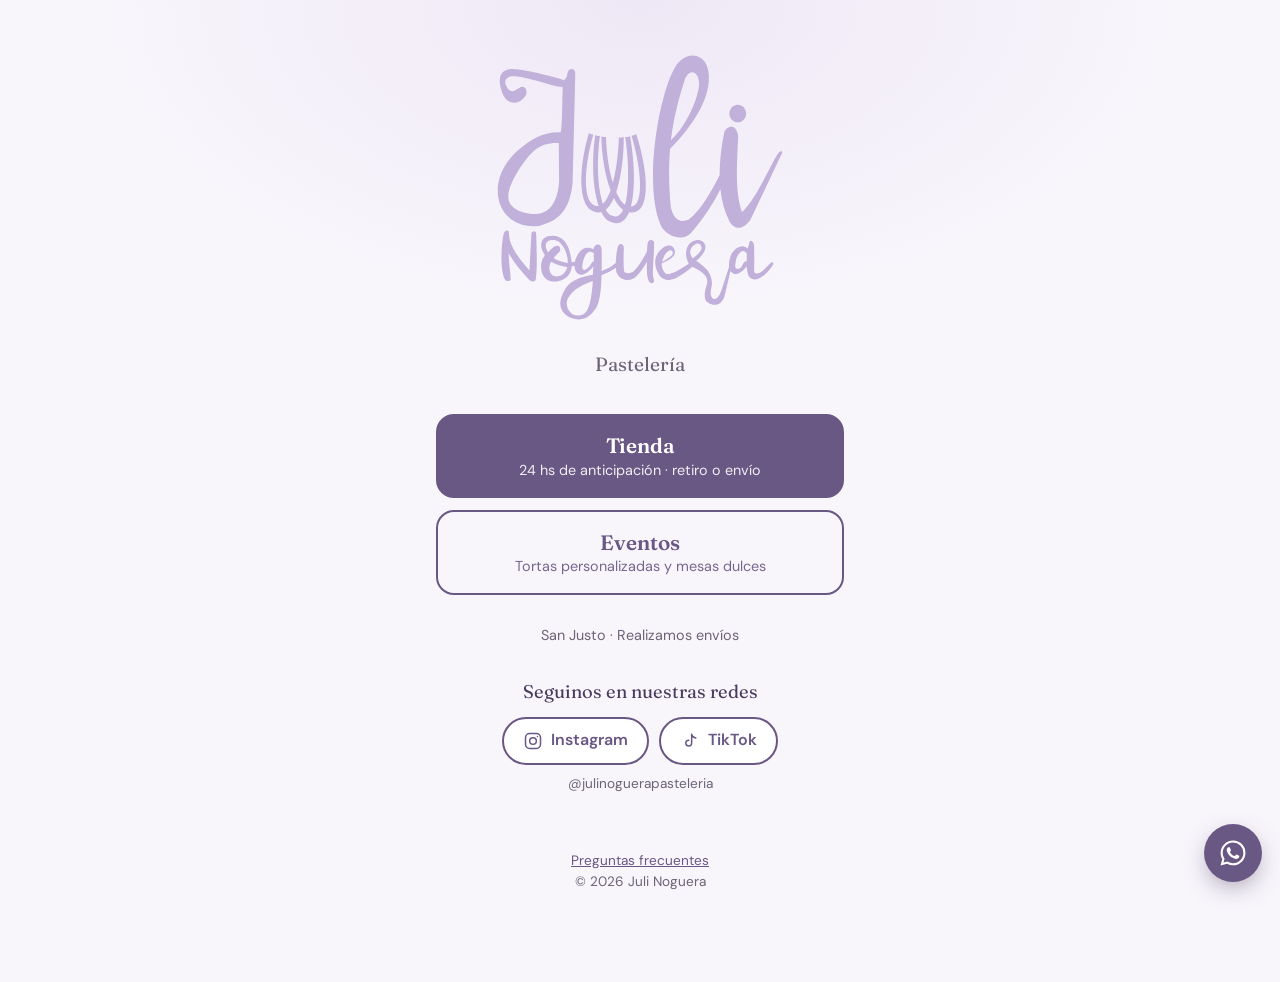
<file: index.html>
<!doctype html>
<html lang="es-AR">
<head>
  <meta charset="utf-8">
  <meta name="viewport" content="width=device-width, initial-scale=1">
  <title>Juli Noguera · Pastelería</title>
  <meta name="description" content="Pastelería en San Justo. Tortas y bocaditos con 24 hs de anticipación, retiro o envío. Tortas personalizadas y mesas dulces para eventos.">
  <link rel="icon" href="img/logo.svg" type="image/svg+xml">
  <link rel="preconnect" href="https://fonts.googleapis.com">
  <link rel="preconnect" href="https://fonts.gstatic.com" crossorigin>
  <link href="https://fonts.googleapis.com/css2?family=Fraunces:opsz,wght@9..144,400;9..144,600&family=DM+Sans:wght@400;500;700&display=swap" rel="stylesheet">
  <link rel="stylesheet" href="css/estilos.css">
</head>
<body class="pagina-inicio">

  <!-- ===== Portada ===== -->
  <main class="portada">
    <img class="portada-logo" src="img/logo.svg" alt="Juli Noguera" width="420" height="388">
    <p class="portada-bajada">Pastelería</p>

    <nav class="portada-acciones" aria-label="Secciones">
      <a class="boton boton-grande" href="tienda.html">
        <strong>Tienda</strong>
        <small>24 hs de anticipación · retiro o envío</small>
      </a>
      <a class="boton boton-grande boton-secundario" href="personalizadas.html">
        <strong>Eventos</strong>
        <small>Tortas personalizadas y mesas dulces</small>
      </a>
    </nav>

    <p class="portada-datos">San Justo · Realizamos envíos</p>

    <section class="redes redes-portada" aria-label="Redes sociales">
      <p>Seguinos en nuestras redes</p>
      <div class="redes-links">
        <a data-red="instagram" class="red"><svg viewBox="0 0 24 24" aria-hidden="true"><g fill="none" stroke="currentColor" stroke-width="1.8"><rect x="3" y="3" width="18" height="18" rx="5"/><circle cx="12" cy="12" r="4"/><circle cx="17.3" cy="6.7" r=".9" fill="currentColor" stroke="none"/></g></svg><span>Instagram</span></a>
        <a data-red="tiktok" class="red"><svg viewBox="0 0 24 24" aria-hidden="true"><path fill="none" stroke="currentColor" stroke-width="1.8" stroke-linecap="round" stroke-linejoin="round" d="M14 4v10.5a3.5 3.5 0 1 1-3.5-3.5M14 4c.6 2.4 2.3 4 5 4.3"/></svg><span>TikTok</span></a>
      </div>
      <small>@julinoguerapasteleria</small>
    </section>
  </main>

  <!-- ===== Pie ===== -->
  <footer class="pie">
    <p><a href="preguntas.html">Preguntas frecuentes</a></p>
    <p>© <span id="anio"></span> Juli Noguera</p>
  </footer>

  <script src="js/config.js"></script>
  <script src="js/datos.js"></script>
  <script src="js/comun.js"></script>
</body>
</html>
</file>
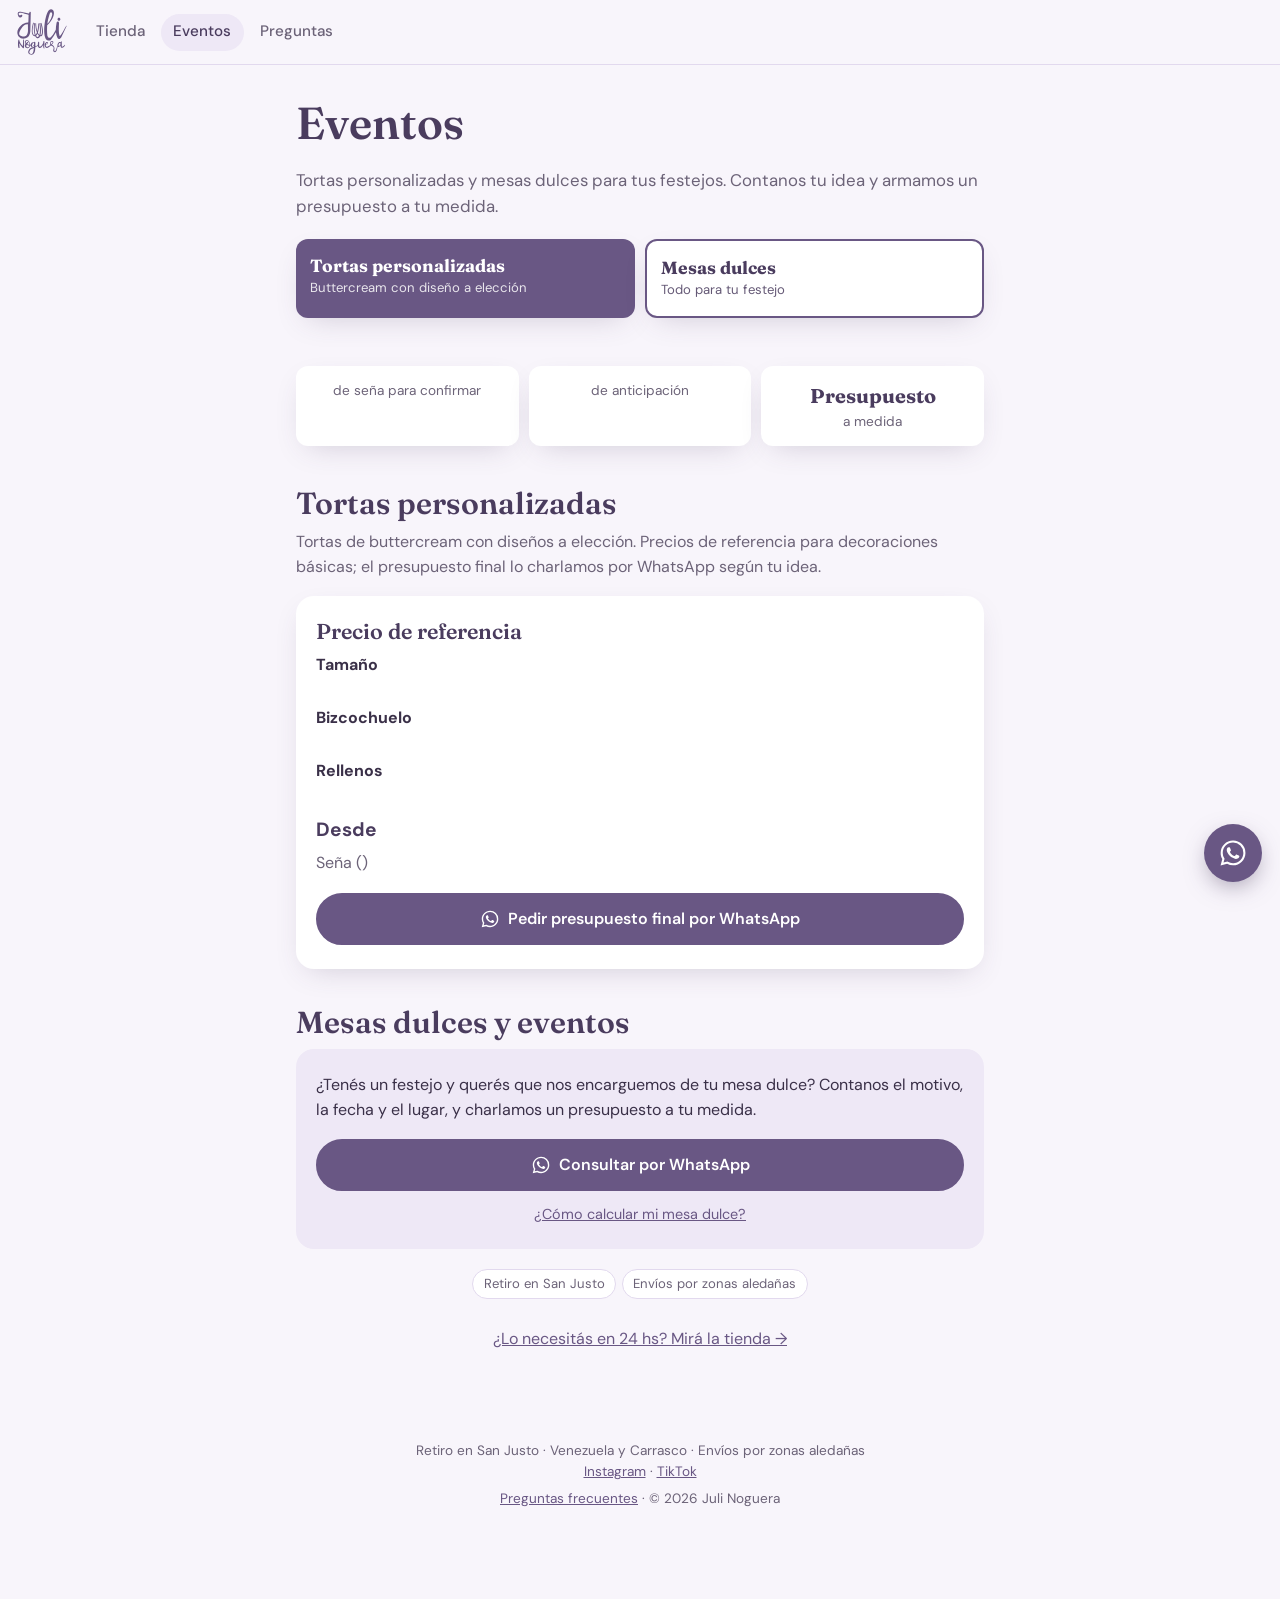
<file: personalizadas.html>
<!doctype html>
<html lang="es-AR">
<head>
  <meta charset="utf-8">
  <meta name="viewport" content="width=device-width, initial-scale=1">
  <title>Eventos · Juli Noguera</title>
  <meta name="description" content="Tortas personalizadas de buttercream y mesas dulces para eventos en San Justo. Precios de referencia y presupuesto por WhatsApp.">
  <link rel="icon" href="img/logo.svg" type="image/svg+xml">
  <link rel="preconnect" href="https://fonts.googleapis.com">
  <link rel="preconnect" href="https://fonts.gstatic.com" crossorigin>
  <link href="https://fonts.googleapis.com/css2?family=Fraunces:opsz,wght@9..144,400;9..144,600&family=DM+Sans:wght@400;500;700&display=swap" rel="stylesheet">
  <link rel="stylesheet" href="css/estilos.css">
</head>
<body>

  <!-- ===== Encabezado ===== -->
  <header class="encabezado">
    <a href="index.html" class="encabezado-logo"><img src="img/logo-oscuro.svg" alt="Juli Noguera" width="60" height="56"></a>
    <nav class="encabezado-nav" aria-label="Principal">
      <a href="tienda.html">Tienda</a>
      <a href="personalizadas.html" aria-current="page">Eventos</a>
      <a href="preguntas.html">Preguntas</a>
    </nav>
  </header>

  <main class="contenido">

    <!-- ===== Intro ===== -->
    <section class="bloque-intro">
      <h1>Eventos</h1>
      <p>Tortas personalizadas y mesas dulces para tus festejos. Contanos tu idea y armamos un presupuesto a tu medida.</p>
    </section>

    <!-- ===== Accesos a cada sección ===== -->
    <nav class="accesos-eventos" aria-label="Secciones de eventos">
      <a href="#personalizadas">
        <strong>Tortas personalizadas</strong>
        <span>Buttercream con diseño a elección</span>
      </a>
      <a href="#mesas-dulces">
        <strong>Mesas dulces</strong>
        <span>Todo para tu festejo</span>
      </a>
    </nav>

    <!-- ===== Galería ===== -->
    <div id="tira-fotos" class="tira-fotos" aria-label="Tortas personalizadas y mesas dulces"></div>

    <!-- ===== Condiciones (para tortas y mesas dulces) ===== -->
    <ul class="condiciones">
      <li><strong data-sena></strong><span>de seña para confirmar</span></li>
      <li><strong data-anticipacion></strong><span>de anticipación</span></li>
      <li><strong>Presupuesto</strong><span>a medida</span></li>
    </ul>

    <!-- ===== Tortas personalizadas ===== -->
    <section id="personalizadas" class="seccion-evento" aria-labelledby="titulo-pers">
      <h2 id="titulo-pers">Tortas personalizadas</h2>
      <p class="seccion-bajada">Tortas de buttercream con diseños a elección. Precios de referencia para decoraciones básicas; el presupuesto final lo charlamos por WhatsApp según tu idea.</p>

      <div class="panel">
        <h3>Precio de referencia</h3>
        <form id="form-referencia">
          <fieldset class="grupo">
            <legend>Tamaño</legend>
            <div class="opciones opciones-columna" id="ref-tamanos"></div>
          </fieldset>
          <fieldset class="grupo">
            <legend>Bizcochuelo</legend>
            <div class="opciones" id="ref-bizcochuelos"></div>
          </fieldset>
          <fieldset class="grupo">
            <legend>Rellenos <span class="grupo-ayuda" id="ref-ayuda"></span></legend>
            <div class="opciones" id="ref-rellenos"></div>
          </fieldset>
        </form>

        <dl class="totales">
          <div class="total"><dt>Desde</dt><dd id="ref-precio"></dd></div>
          <div><dt>Seña (<span data-sena></span>)</dt><dd id="ref-sena"></dd></div>
        </dl>
        <p class="nota" id="ref-nota"></p>
        <a id="ref-wa" class="boton boton-wa" href="#" target="_blank" rel="noopener">Pedir presupuesto final por WhatsApp</a>
      </div>
    </section>

    <!-- ===== Mesas dulces ===== -->
    <section id="mesas-dulces" class="seccion-evento" aria-labelledby="titulo-mesas">
      <h2 id="titulo-mesas">Mesas dulces y eventos</h2>
      <div class="panel panel-acento">
        <p>¿Tenés un festejo y querés que nos encarguemos de tu mesa dulce? Contanos el motivo, la fecha y el lugar, y charlamos un presupuesto a tu medida.</p>
        <a class="boton boton-wa" data-wa="¡Hola Juli! Quiero consultar por una mesa dulce.&#10;Motivo: &#10;Fecha: &#10;Lugar: ">Consultar por WhatsApp</a>
        <p class="nota nota-abajo"><a href="preguntas.html#mesa-dulce">¿Cómo calcular mi mesa dulce?</a></p>
      </div>
    </section>

    <ul class="chips-info chips-centro">
      <li>Retiro en San Justo</li>
      <li>Envíos por zonas aledañas</li>
    </ul>

    <p class="volver"><a href="tienda.html">¿Lo necesitás en 24 hs? Mirá la tienda →</a></p>
  </main>

  <!-- ===== Pie ===== -->
  <footer class="pie">
    <p>Retiro en <span data-direccion></span> · Envíos por zonas aledañas</p>
    <p class="pie-redes"><a data-red="instagram">Instagram</a> · <a data-red="tiktok">TikTok</a></p>
    <p><a href="preguntas.html">Preguntas frecuentes</a> · © <span id="anio"></span> Juli Noguera</p>
  </footer>

  <script src="js/config.js"></script>
  <script src="js/datos.js"></script>
  <script src="js/comun.js"></script>
  <script src="js/personalizadas.js"></script>
</body>
</html>
</file>
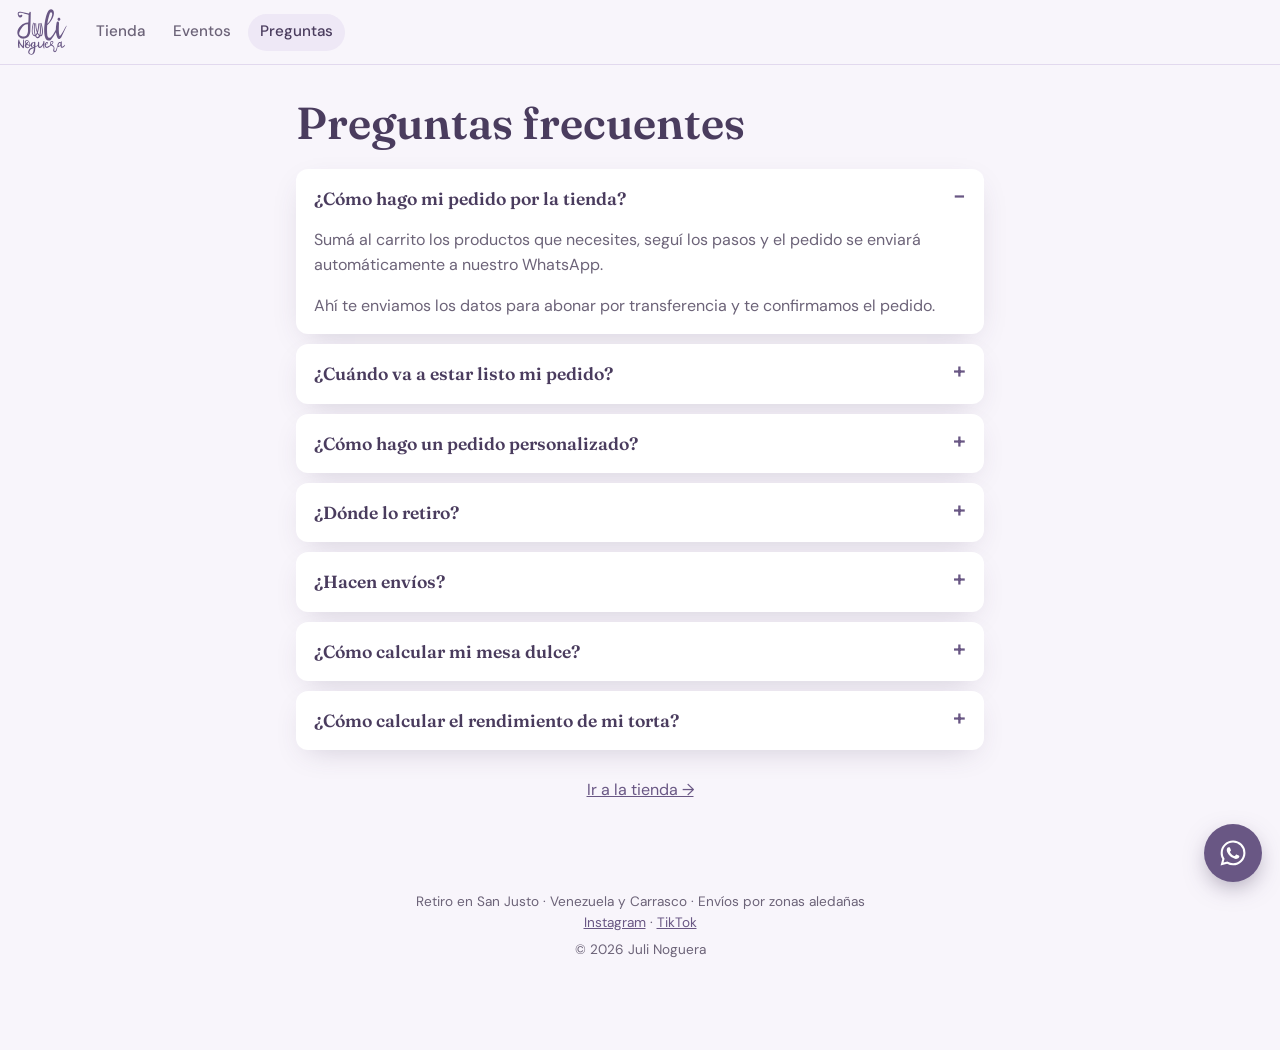
<file: preguntas.html>
<!doctype html>
<html lang="es-AR">
<head>
  <meta charset="utf-8">
  <meta name="viewport" content="width=device-width, initial-scale=1">
  <title>Preguntas frecuentes · Juli Noguera</title>
  <meta name="description" content="Cómo pedir, retiros en San Justo, envíos por zona, tortas personalizadas y cómo calcular tu mesa dulce.">
  <link rel="icon" href="img/logo.svg" type="image/svg+xml">
  <link rel="preconnect" href="https://fonts.googleapis.com">
  <link rel="preconnect" href="https://fonts.gstatic.com" crossorigin>
  <link href="https://fonts.googleapis.com/css2?family=Fraunces:opsz,wght@9..144,400;9..144,600&family=DM+Sans:wght@400;500;700&display=swap" rel="stylesheet">
  <link rel="stylesheet" href="css/estilos.css">
</head>
<body>

  <!-- ===== Encabezado ===== -->
  <header class="encabezado">
    <a href="index.html" class="encabezado-logo"><img src="img/logo-oscuro.svg" alt="Juli Noguera" width="60" height="56"></a>
    <nav class="encabezado-nav" aria-label="Principal">
      <a href="tienda.html">Tienda</a>
      <a href="personalizadas.html">Eventos</a>
      <a href="preguntas.html" aria-current="page">Preguntas</a>
    </nav>
  </header>

  <main class="contenido">
    <h1>Preguntas frecuentes</h1>

    <div class="faq">
      <details open>
        <summary>¿Cómo hago mi pedido por la tienda?</summary>
        <p>Sumá al carrito los productos que necesites, seguí los pasos y el pedido se enviará automáticamente a nuestro WhatsApp.</p>
        <p>Ahí te enviamos los datos para abonar por transferencia y te confirmamos el pedido.</p>
      </details>

      <details>
        <summary>¿Cuándo va a estar listo mi pedido?</summary>
        <p>Seleccioná el día y horario de entrega en la tienda: puede ser dentro de 24 hs o podés reservar tu fecha (hasta un mes).</p>
      </details>

      <details>
        <summary>¿Cómo hago un pedido personalizado?</summary>
        <p>Mirá nuestra sección de <a href="personalizadas.html">tortas personalizadas</a> y comunicate con nosotros. Para esta opción se pide una seña del 50% por transferencia y una anticipación mínima de 72 hs. Lo restante lo abonás al recibir tu pedido.</p>
      </details>

      <details>
        <summary>¿Dónde lo retiro?</summary>
        <p>Podés retirar por nuestro taller en San Justo (Venezuela y Carrasco).</p>
      </details>

      <details>
        <summary>¿Hacen envíos?</summary>
        <p>¡Sí! Hacemos envíos por nuestra cuenta en zonas aledañas a nuestro taller. Marcá la opción de envío en el carrito para ver zonas, precios y horarios.</p>
        <p>Si tu zona no está dentro del alcance de nuestros envíos o tenés algún problema con el horario, <a data-wa="¡Hola Juli! Quiero coordinar un envío.">comunicate con nosotros</a> para coordinar tu envío mediante aplicaciones (Rappi o Uber).</p>
      </details>

      <details id="mesa-dulce">
        <summary>¿Cómo calcular mi mesa dulce?</summary>
        <p>El cálculo estándar son 3 porciones o bocados por persona (por ejemplo: una porción de torta + 1 mini postre + 1 alfajorcito).</p>
        <p>Para niños pequeños recomendamos considerar media porción de torta y dos unidades de nuestra caja de bocaditos (alfajorcitos, trufas, brownie).</p>
        <p>Si necesitás una mesa dulce para un festejo grande, <a data-wa="¡Hola Juli! Necesito ayuda para calcular mi mesa dulce.&#10;Cantidad de personas: &#10;Tipo de evento: ">consultanos</a> y te asesoramos con un presupuesto a medida.</p>
      </details>

      <details>
        <summary>¿Cómo calcular el rendimiento de mi torta?</summary>
        <p>Nuestras tortas están calculadas en porciones de tamaño estándar. Si va a ser la torta o el postre principal, podés contemplar una porción entera por persona adulta y media porción por niño. Para eventos grandes, con mucha comida y mesa dulce completa, considerá media porción por persona.</p>
      </details>
    </div>

    <p class="volver"><a href="tienda.html">Ir a la tienda →</a></p>
  </main>

  <!-- ===== Pie ===== -->
  <footer class="pie">
    <p>Retiro en <span data-direccion></span> · Envíos por zonas aledañas</p>
    <p class="pie-redes"><a data-red="instagram">Instagram</a> · <a data-red="tiktok">TikTok</a></p>
    <p>© <span id="anio"></span> Juli Noguera</p>
  </footer>

  <script src="js/config.js"></script>
  <script src="js/datos.js"></script>
  <script src="js/comun.js"></script>
</body>
</html>
</file>
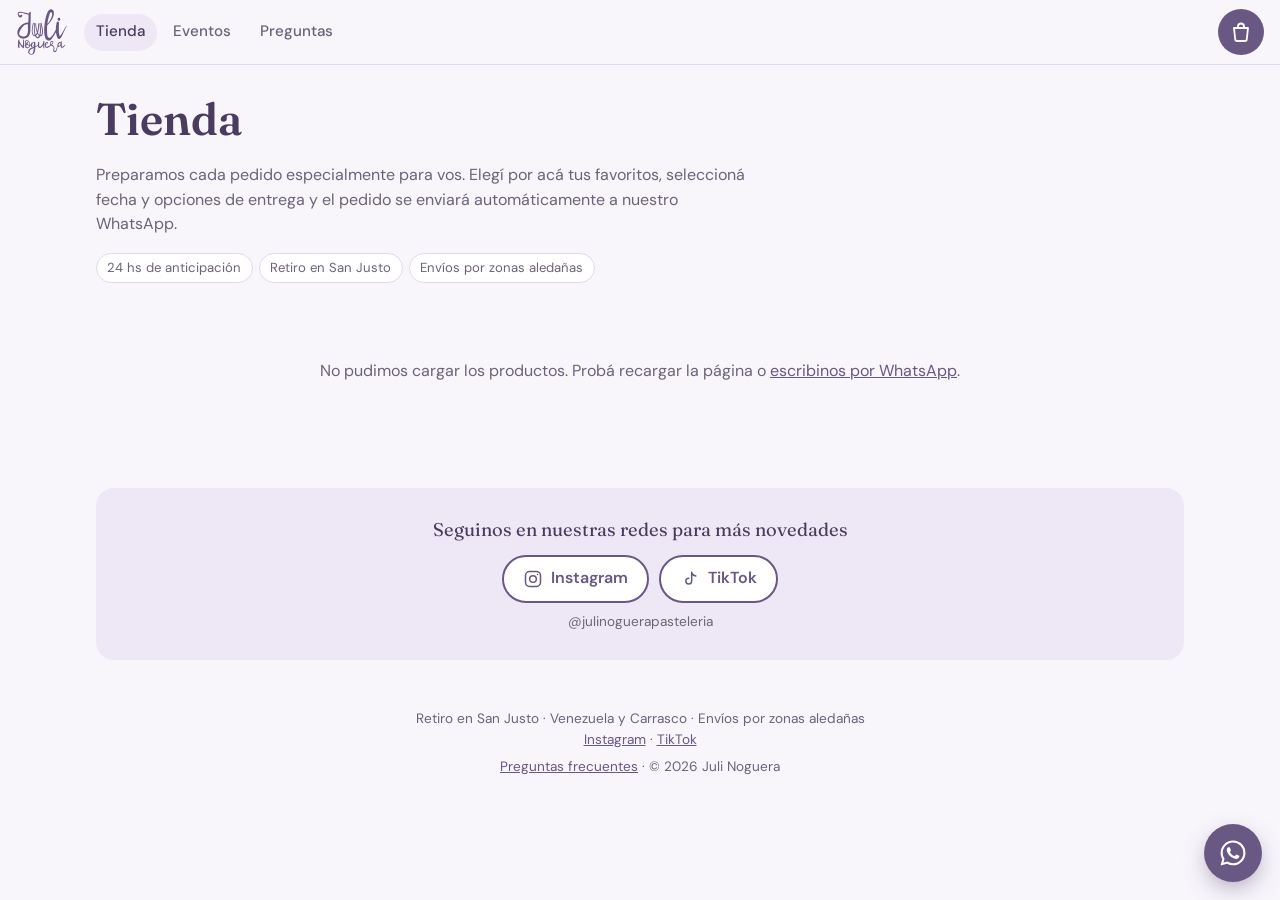
<file: tienda.html>
<!doctype html>
<html lang="es-AR">
<head>
  <meta charset="utf-8">
  <meta name="viewport" content="width=device-width, initial-scale=1">
  <title>Tienda · Juli Noguera</title>
  <meta name="description" content="Tortas, mini postres, mini tartas, alfajorcitos y porciones. Pedidos con 24 hs de anticipación, retiro en San Justo o envío por zonas.">
  <link rel="icon" href="img/logo.svg" type="image/svg+xml">
  <link rel="preconnect" href="https://fonts.googleapis.com">
  <link rel="preconnect" href="https://fonts.gstatic.com" crossorigin>
  <link href="https://fonts.googleapis.com/css2?family=Fraunces:opsz,wght@9..144,400;9..144,600&family=DM+Sans:wght@400;500;700&display=swap" rel="stylesheet">
  <link rel="stylesheet" href="css/estilos.css">
</head>
<body>

  <!-- ===== Encabezado ===== -->
  <header class="encabezado">
    <a href="index.html" class="encabezado-logo"><img src="img/logo-oscuro.svg" alt="Juli Noguera" width="60" height="56"></a>
    <nav class="encabezado-nav" aria-label="Principal">
      <a href="tienda.html" aria-current="page">Tienda</a>
      <a href="personalizadas.html">Eventos</a>
      <a href="preguntas.html">Preguntas</a>
    </nav>
    <button id="btn-carrito" class="btn-carrito" type="button">
      <svg viewBox="0 0 24 24" aria-hidden="true"><path fill="none" stroke="currentColor" stroke-width="1.8" stroke-linecap="round" stroke-linejoin="round" d="M5 8h14l-1.2 11.1a2 2 0 0 1-2 1.9H8.2a2 2 0 0 1-2-1.9L5 8Zm4 0V6.5a3 3 0 0 1 6 0V8"/></svg>
      <span id="carrito-cantidad" class="badge" hidden>0</span>
    </button>
  </header>

  <!-- ===== Intro y categorías ===== -->
  <div class="tienda-intro">
    <h1>Tienda</h1>
    <p>Preparamos cada pedido especialmente para vos. Elegí por acá tus favoritos, seleccioná fecha y opciones de entrega y el pedido se enviará automáticamente a nuestro WhatsApp.</p>
    <ul class="chips-info">
      <li>24 hs de anticipación</li>
      <li>Retiro en San Justo</li>
      <li>Envíos por zonas aledañas</li>
    </ul>
  </div>

  <nav id="categorias" class="categorias" aria-label="Categorías"></nav>

  <!-- ===== Catálogo ===== -->
  <main id="catalogo" class="catalogo"><p class="catalogo-vacio">Cargando productos…</p></main>

  <section class="redes redes-tienda" aria-label="Redes sociales">
      <p>Seguinos en nuestras redes para más novedades</p>
      <div class="redes-links">
        <a data-red="instagram" class="red"><svg viewBox="0 0 24 24" aria-hidden="true"><g fill="none" stroke="currentColor" stroke-width="1.8"><rect x="3" y="3" width="18" height="18" rx="5"/><circle cx="12" cy="12" r="4"/><circle cx="17.3" cy="6.7" r=".9" fill="currentColor" stroke="none"/></g></svg><span>Instagram</span></a>
        <a data-red="tiktok" class="red"><svg viewBox="0 0 24 24" aria-hidden="true"><path fill="none" stroke="currentColor" stroke-width="1.8" stroke-linecap="round" stroke-linejoin="round" d="M14 4v10.5a3.5 3.5 0 1 1-3.5-3.5M14 4c.6 2.4 2.3 4 5 4.3"/></svg><span>TikTok</span></a>
      </div>
      <small>@julinoguerapasteleria</small>
    </section>

  <!-- ===== Pie ===== -->
  <footer class="pie">
    <p>Retiro en <span data-direccion></span> · Envíos por zonas aledañas</p>
    <p class="pie-redes"><a data-red="instagram">Instagram</a> · <a data-red="tiktok">TikTok</a></p>
    <p><a href="preguntas.html">Preguntas frecuentes</a> · © <span id="anio"></span> Juli Noguera</p>
  </footer>

  <!-- ===== Configurador de producto ===== -->
  <dialog id="configurador" class="hoja" aria-label="Elegir opciones"></dialog>

  <!-- ===== Carrito ===== -->
  <dialog id="carrito" class="hoja hoja-lateral" aria-labelledby="titulo-carrito">
    <div class="hoja-contenido">
      <form method="dialog"><button class="cerrar" aria-label="Cerrar">×</button></form>
      <div class="hoja-cuerpo">
        <h2 id="titulo-carrito">Tu pedido</h2>
        <div id="carrito-cuerpo"></div>
      </div>
      <div id="carrito-pie" class="hoja-pie hoja-pie-columna">
        <dl class="totales">
          <div><dt>Subtotal</dt><dd id="subtotal"></dd></div>
          <div id="fila-descuento" class="fila-descuento" hidden><dt id="etiqueta-descuento">Descuento</dt><dd id="monto-descuento"></dd></div>
          <div id="fila-envio" hidden><dt>Envío</dt><dd id="costo-envio"></dd></div>
          <div class="total"><dt>Total</dt><dd id="total"></dd></div>
        </dl>
        <p id="pista-envio" class="pista-envio" hidden></p>
        <p id="aviso-pedido" class="aviso-error" role="alert" hidden></p>
        <button id="enviar-pedido" type="button" class="boton boton-wa">Enviar pedido por WhatsApp</button>
      </div>
    </div>
  </dialog>

  <!-- ===== Aviso ===== -->
  <div id="toast" class="toast" role="status" hidden>
    <span></span>
    <button type="button">Ver pedido</button>
  </div>

  <script src="js/config.js"></script>
  <script src="js/datos.js"></script>
  <script src="js/comun.js"></script>
  <script src="js/tienda.js"></script>
</body>
</html>
</file>
<file: css/estilos.css>
/* ===== Variables ===== */

:root {
  --lavanda: #c1b0d9;
  --lavanda-suave: #eee8f6;
  --lavanda-fondo: #f8f5fb;
  --violeta: #695784;
  --violeta-oscuro: #4a3c5e;
  --tinta: #3a3048;
  --tinta-suave: #6c6378;
  --blanco: #ffffff;
  --borde: #e2d9ee;
  --wa: #1f9d55;
  --error: #b23a48;

  --radio: 18px;
  --radio-chico: 12px;
  --sombra: 0 10px 30px -12px rgba(74, 60, 94, .25);
  --gutter: 16px;
  --ancho: 1120px;

  --serif: 'Fraunces', Georgia, serif;
  --sans: 'DM Sans', system-ui, sans-serif;
}

/* ===== Base ===== */

*, *::before, *::after { box-sizing: border-box; }

html { scroll-behavior: smooth; scroll-padding-top: 130px; }

body {
  margin: 0;
  font-family: var(--sans);
  font-size: 16px;
  line-height: 1.55;
  color: var(--tinta);
  background: var(--lavanda-fondo);
  -webkit-font-smoothing: antialiased;
}

h1, h2, h3 {
  font-family: var(--serif);
  font-weight: 600;
  line-height: 1.15;
  color: var(--violeta-oscuro);
  margin: 0 0 .4em;
}
h1 { font-size: clamp(2rem, 6vw, 2.8rem); }
h2 { font-size: clamp(1.5rem, 4vw, 1.9rem); }
h3 { font-size: 1.2rem; }

p { margin: 0 0 1em; }
a { color: var(--violeta); }
img { max-width: 100%; display: block; }

:focus-visible { outline: 3px solid var(--violeta); outline-offset: 2px; }

/* ===== Botones ===== */

.boton {
  display: inline-flex;
  align-items: center;
  justify-content: center;
  gap: .5em;
  padding: .85em 1.4em;
  border: 2px solid var(--violeta);
  border-radius: 999px;
  background: var(--violeta);
  color: var(--blanco);
  font: 600 1rem var(--sans);
  text-decoration: none;
  cursor: pointer;
  transition: background .2s, transform .1s;
}
.boton:hover { background: var(--violeta-oscuro); border-color: var(--violeta-oscuro); }
.boton:active { transform: scale(.98); }

.boton-secundario { background: transparent; color: var(--violeta); }
.boton-secundario:hover { background: var(--lavanda-suave); color: var(--violeta-oscuro); }

.boton-chico { padding: .5em 1.1em; font-size: .92rem; }

.boton-wa { width: 100%; }
.boton-wa svg { width: 20px; height: 20px; flex: none; }

.boton-grande {
  flex-direction: column;
  gap: .15em;
  width: 100%;
  padding: 1.1em 1.4em;
  border-radius: var(--radio);
}
.boton-grande strong { font-family: var(--serif); font-size: 1.3rem; font-weight: 600; }
.boton-grande small { font-weight: 400; font-size: .9rem; opacity: .9; }

.enlace {
  background: none;
  border: 0;
  color: var(--tinta-suave);
  font: inherit;
  font-size: .9rem;
  text-decoration: underline;
  cursor: pointer;
  padding: .4em;
}

/* ===== Portada ===== */

.pagina-inicio {
  min-height: 100vh;
  display: flex;
  flex-direction: column;
  background:
    radial-gradient(60% 45% at 50% 0%, var(--lavanda-suave), transparent 70%),
    var(--lavanda-fondo);
}

.portada {
  flex: 1;
  width: 100%;
  max-width: 440px;
  margin: 0 auto;
  padding: 48px var(--gutter) 32px;
  display: flex;
  flex-direction: column;
  align-items: center;
  text-align: center;
}

.portada-logo { width: min(300px, 75vw); height: auto; }

.portada-bajada {
  font-family: var(--serif);
  font-size: 1.2rem;
  color: var(--tinta-suave);
  margin: 1.2em 0 1.8em;
}

.portada-acciones {
  display: flex;
  flex-direction: column;
  gap: 12px;
  width: 100%;
}

.portada-datos {
  list-style: none;
  padding: 0;
  margin: 2em 0 0;
  display: flex;
  flex-wrap: wrap;
  justify-content: center;
  gap: 6px 18px;
  font-size: .9rem;
  color: var(--tinta-suave);
}
.portada-datos li::before { content: '·'; margin-right: 6px; color: var(--lavanda); font-weight: 700; }

/* ===== Encabezado ===== */

.encabezado {
  position: sticky;
  top: 0;
  z-index: 20;
  display: flex;
  align-items: center;
  gap: 16px;
  padding: 8px var(--gutter);
  background: rgba(248, 245, 251, .92);
  backdrop-filter: blur(8px);
  border-bottom: 1px solid var(--borde);
}
.encabezado-logo img { width: 52px; height: auto; }

.encabezado-nav { display: flex; gap: 4px; margin-right: auto; }
.encabezado-nav a {
  padding: .45em .8em;
  border-radius: 999px;
  color: var(--tinta-suave);
  text-decoration: none;
  font-weight: 500;
  font-size: .95rem;
}
.encabezado-nav a[aria-current] { background: var(--lavanda-suave); color: var(--violeta-oscuro); }

.btn-carrito {
  position: relative;
  width: 46px;
  height: 46px;
  border: 0;
  border-radius: 50%;
  background: var(--violeta);
  color: var(--blanco);
  display: grid;
  place-items: center;
  cursor: pointer;
}
.btn-carrito svg { width: 24px; height: 24px; }
.badge {
  position: absolute;
  top: -4px;
  right: -4px;
  min-width: 22px;
  height: 22px;
  padding: 0 6px;
  border-radius: 999px;
  background: var(--blanco);
  color: var(--violeta-oscuro);
  border: 2px solid var(--violeta);
  font-size: .75rem;
  font-weight: 700;
  display: grid;
  place-items: center;
}
.badge[hidden] { display: none; }

/* ===== Tienda ===== */

.tienda-intro {
  max-width: var(--ancho);
  margin: 0 auto;
  padding: 28px var(--gutter) 8px;
}
.tienda-intro p { max-width: 60ch; color: var(--tinta-suave); }

.categorias {
  position: sticky;
  top: 63px;
  z-index: 10;
  display: flex;
  gap: 8px;
  overflow-x: auto;
  padding: 10px var(--gutter);
  background: var(--lavanda-fondo);
  scrollbar-width: none;
  max-width: var(--ancho);
  margin: 0 auto;
}
.categorias::-webkit-scrollbar { display: none; }
.categorias a {
  flex: none;
  padding: .45em 1em;
  border: 1.5px solid var(--borde);
  border-radius: 999px;
  background: var(--blanco);
  color: var(--tinta);
  text-decoration: none;
  font-size: .92rem;
  font-weight: 500;
}
.categorias a[aria-current] { background: var(--violeta); border-color: var(--violeta); color: var(--blanco); }

.catalogo {
  max-width: var(--ancho);
  margin: 0 auto;
  padding: 8px var(--gutter) 40px;
}

.categoria { padding-top: 24px; }

.grilla {
  display: grid;
  grid-template-columns: repeat(auto-fill, minmax(min(100%, 250px), 1fr));
  gap: 18px;
}

/* ===== Tarjeta de producto ===== */

.tarjeta {
  display: flex;
  flex-direction: column;
  background: var(--blanco);
  border-radius: var(--radio);
  overflow: hidden;
  box-shadow: var(--sombra);
}

.tarjeta-cuerpo {
  flex: 1;
  display: flex;
  flex-direction: column;
  padding: 14px 16px 16px;
}
.tarjeta-cuerpo h3 { margin-bottom: .2em; }
.tarjeta-cuerpo p { color: var(--tinta-suave); font-size: .93rem; flex: 1; }

.tarjeta-pie {
  display: flex;
  align-items: center;
  justify-content: space-between;
  gap: 12px;
}

.precio { font-weight: 700; font-size: 1.1rem; color: var(--violeta-oscuro); white-space: nowrap; }
.precio small { font-weight: 400; font-size: .8rem; color: var(--tinta-suave); margin-right: .2em; }

/* ===== Galería ===== */

.galeria { position: relative; aspect-ratio: 4 / 5; min-height: 0; overflow: hidden; background: var(--lavanda-suave); }
.hoja .galeria { aspect-ratio: auto; height: min(52vh, 420px); }

.galeria-pista {
  display: flex;
  height: 100%;
  overflow-x: auto;
  scroll-snap-type: x mandatory;
  scrollbar-width: none;
}
.galeria-pista::-webkit-scrollbar { display: none; }
.galeria-pista > * { flex: 0 0 100%; scroll-snap-align: start; height: 100%; }
.galeria-pista img { width: 100%; object-fit: cover; }

.foto-vacia {
  display: flex;
  flex-direction: column;
  align-items: center;
  justify-content: center;
  gap: 6px;
  color: var(--violeta);
  font-size: .85rem;
  background: linear-gradient(135deg, var(--lavanda-suave), #e4daf1);
}
.foto-vacia svg { width: 44px; height: 44px; opacity: .7; }

.galeria-puntos {
  position: absolute;
  bottom: 10px;
  left: 50%;
  transform: translateX(-50%);
  display: flex;
  gap: 4px;
}
.galeria-puntos button {
  width: 24px;
  height: 24px;
  padding: 0;
  border: 0;
  background: none;
  cursor: pointer;
  display: grid;
  place-items: center;
}
.galeria-puntos button::after {
  content: '';
  width: 8px;
  height: 8px;
  border-radius: 50%;
  background: rgba(255, 255, 255, .6);
  box-shadow: 0 0 0 1px rgba(0, 0, 0, .15);
}
.galeria-puntos button[aria-current]::after { background: var(--blanco); width: 10px; height: 10px; }

/* ===== Hojas (modales) ===== */

.hoja {
  width: 100%;
  max-width: 560px;
  max-height: 100dvh;
  margin: auto auto 0;
  padding: 0;
  border: 0;
  border-radius: var(--radio) var(--radio) 0 0;
  background: var(--blanco);
  color: var(--tinta);
  overflow: hidden;
}
.hoja::backdrop { background: rgba(58, 48, 72, .45); }
.hoja[open] { animation: subir .25s ease-out; }

@keyframes subir { from { transform: translateY(30px); opacity: 0; } }

.hoja-contenido {
  position: relative;
  display: flex;
  flex-direction: column;
  max-height: 92dvh;
  overflow-y: auto;
}
.hoja-cuerpo { padding: 18px 20px 8px; }
.hoja-desc { color: var(--tinta-suave); }

.hoja-pie {
  position: sticky;
  bottom: 0;
  display: flex;
  align-items: center;
  justify-content: space-between;
  gap: 12px;
  padding: 14px 20px calc(14px + env(safe-area-inset-bottom));
  background: var(--blanco);
  border-top: 1px solid var(--borde);
  margin-top: auto;
}
.hoja-pie .precio { font-size: 1.3rem; }
.hoja-pie-columna { flex-direction: column; align-items: stretch; }

.cerrar {
  position: absolute;
  top: 10px;
  right: 10px;
  z-index: 2;
  width: 40px;
  height: 40px;
  border: 0;
  border-radius: 50%;
  background: rgba(255, 255, 255, .92);
  color: var(--tinta);
  font-size: 1.6rem;
  line-height: 1;
  cursor: pointer;
  box-shadow: 0 2px 8px rgba(0, 0, 0, .12);
}

@media (min-width: 640px) {
  .hoja { margin: auto; border-radius: var(--radio); max-height: 90vh; }
  .hoja-contenido { max-height: 90vh; }
  .hoja-lateral { margin: 0 0 0 auto; height: 100vh; max-height: 100vh; max-width: 460px; border-radius: 0; }
  .hoja-lateral .hoja-contenido { height: 100%; max-height: 100vh; }
  .hoja-lateral[open] { animation: deslizar .25s ease-out; }
}
@keyframes deslizar { from { transform: translateX(40px); opacity: 0; } }

/* ===== Opciones y formularios ===== */

.grupo { border: 0; padding: 0; margin: 0 0 20px; min-width: 0; }
.grupo[hidden] { display: none; }
.grupo legend {
  font-weight: 700;
  margin-bottom: 8px;
  padding: 0;
  display: flex;
  gap: 8px;
  align-items: baseline;
}
.grupo-ayuda { font-weight: 400; font-size: .85rem; color: var(--tinta-suave); }

.opciones { display: flex; flex-wrap: wrap; gap: 8px; }
.opciones-dos { display: grid; grid-template-columns: 1fr 1fr; }

.opcion {
  position: relative;
  display: inline-flex;
  align-items: center;
  gap: 8px;
  padding: .6em 1em;
  border: 1.5px solid var(--borde);
  border-radius: var(--radio-chico);
  background: var(--blanco);
  cursor: pointer;
  font-size: .95rem;
  transition: border-color .15s, background .15s;
}
.opcion input { position: absolute; opacity: 0; pointer-events: none; }
.opcion small { color: var(--tinta-suave); font-size: .82rem; }
.opcion:hover { border-color: var(--lavanda); }
.opcion:has(input:checked) { border-color: var(--violeta); background: var(--lavanda-suave); color: var(--violeta-oscuro); font-weight: 500; }
.opcion:has(input:focus-visible) { outline: 3px solid var(--violeta); outline-offset: 2px; }
.opcion:has(input:disabled) { opacity: .45; cursor: not-allowed; }

.opcion-bloque { align-items: flex-start; }
.opcion-bloque span { display: flex; flex-direction: column; }

.muestra {
  width: 18px;
  height: 18px;
  border-radius: 50%;
  background: var(--muestra);
  box-shadow: inset 0 0 0 1px rgba(0, 0, 0, .15);
}

.campo-cantidad {
  display: flex;
  align-items: center;
  justify-content: space-between;
  font-weight: 700;
  margin-bottom: 12px;
}

.contador {
  display: inline-flex;
  align-items: center;
  border: 1.5px solid var(--borde);
  border-radius: 999px;
  overflow: hidden;
}
.contador button {
  width: 40px;
  height: 40px;
  border: 0;
  background: var(--blanco);
  color: var(--violeta);
  font-size: 1.3rem;
  cursor: pointer;
}
.contador button:hover { background: var(--lavanda-suave); }
.contador button:disabled { color: var(--borde); cursor: not-allowed; background: var(--blanco); }
.contador input, .contador output {
  width: 40px;
  border: 0;
  text-align: center;
  font: 700 1rem var(--sans);
  color: var(--tinta);
  -moz-appearance: textfield;
}
.contador input::-webkit-inner-spin-button { -webkit-appearance: none; }
.contador-chico button { width: 32px; height: 32px; font-size: 1.1rem; }
.contador-chico output { width: 28px; }

.campo { display: flex; flex-direction: column; gap: 6px; margin-bottom: 16px; font-weight: 700; }
.campo small { font-weight: 400; color: var(--tinta-suave); }
.campo input, .campo select, .campo textarea {
  width: 100%;
  padding: .75em .9em;
  border: 1.5px solid var(--borde);
  border-radius: var(--radio-chico);
  background: var(--blanco);
  font: 400 1rem var(--sans);
  color: var(--tinta);
}
.campo input:focus, .campo select:focus, .campo textarea:focus { border-color: var(--violeta); outline: none; }

.aviso-error {
  padding: .7em 1em;
  border-radius: var(--radio-chico);
  background: #fbecee;
  color: var(--error);
  font-size: .92rem;
  font-weight: 500;
  margin: 0 0 12px;
}

/* ===== Carrito ===== */

.items { list-style: none; padding: 0; margin: 0 0 8px; }
.item {
  display: flex;
  flex-direction: column;
  gap: 10px;
  padding: 14px 0;
  border-bottom: 1px solid var(--borde);
}
.item-info { display: flex; flex-direction: column; }
.item-info span { font-size: .88rem; color: var(--tinta-suave); }
.item-acciones { display: flex; align-items: center; gap: 12px; }
.item-acciones .precio { margin-left: auto; font-size: 1rem; }
.quitar { background: none; border: 0; color: var(--tinta-suave); font: inherit; font-size: .85rem; text-decoration: underline; cursor: pointer; padding: 4px; }

.entrega { padding-top: 16px; }
.bloque-envio[hidden] { display: none; }

.carrito-vacio {
  display: flex;
  flex-direction: column;
  align-items: center;
  text-align: center;
  padding: 40px 0;
  color: var(--tinta-suave);
}
.carrito-vacio svg { width: 56px; height: 56px; color: var(--lavanda); margin-bottom: 8px; }

.totales { margin: 0 0 10px; }
.totales div { display: flex; justify-content: space-between; padding: 3px 0; }
.totales div[hidden] { display: none; }
.totales dt { color: var(--tinta-suave); }
.totales dd { margin: 0; font-weight: 500; }
.totales .total dt, .totales .total dd { color: var(--violeta-oscuro); font-weight: 700; font-size: 1.2rem; }

/* ===== Personalizadas ===== */

.contenido {
  max-width: 720px;
  margin: 0 auto;
  padding: 32px var(--gutter) 48px;
}
.bloque-intro p { color: var(--tinta-suave); font-size: 1.05rem; }

.condiciones {
  list-style: none;
  padding: 0;
  margin: 24px 0;
  display: grid;
  grid-template-columns: repeat(3, 1fr);
  gap: 10px;
}
.condiciones li {
  display: flex;
  flex-direction: column;
  padding: 14px 12px;
  border-radius: var(--radio-chico);
  background: var(--blanco);
  box-shadow: var(--sombra);
  text-align: center;
}
.condiciones strong { font-family: var(--serif); font-size: 1.25rem; color: var(--violeta-oscuro); }
.condiciones li > span { font-size: .85rem; color: var(--tinta-suave); }

.panel {
  padding: 24px 20px;
  margin-bottom: 20px;
  border-radius: var(--radio);
  background: var(--blanco);
  box-shadow: var(--sombra);
}
.panel-acento { background: var(--lavanda-suave); box-shadow: none; }
.nota { font-size: .9rem; color: var(--tinta-suave); }
.volver { text-align: center; margin-top: 28px; }

@media (max-width: 480px) {
  .condiciones { grid-template-columns: 1fr; }
  .condiciones li { flex-direction: row; justify-content: space-between; align-items: baseline; text-align: left; }
}

/* ===== Aviso de personalizadas en tienda ===== */

.aviso-personalizadas {
  max-width: calc(var(--ancho) - 2 * var(--gutter));
  margin: 0 var(--gutter) 40px;
  padding: 24px;
  border-radius: var(--radio);
  background: var(--lavanda-suave);
  text-align: center;
}
@media (min-width: 1152px) { .aviso-personalizadas { margin: 0 auto 40px; } }
.aviso-personalizadas p { font-family: var(--serif); font-size: 1.15rem; color: var(--violeta-oscuro); }

/* ===== Toast ===== */

.toast {
  position: fixed;
  left: 50%;
  bottom: 90px;
  z-index: 30;
  display: flex;
  align-items: center;
  gap: 14px;
  max-width: calc(100% - 2 * var(--gutter));
  padding: 12px 12px 12px 18px;
  border-radius: 999px;
  background: var(--violeta-oscuro);
  color: var(--blanco);
  box-shadow: var(--sombra);
  transform: translate(-50%, 20px);
  opacity: 0;
  transition: transform .25s, opacity .25s;
  font-size: .92rem;
}
.toast.visible { transform: translate(-50%, 0); opacity: 1; }
.toast[hidden] { display: none; }
.toast button {
  flex: none;
  padding: .45em .9em;
  border: 0;
  border-radius: 999px;
  background: var(--lavanda);
  color: var(--violeta-oscuro);
  font: 700 .85rem var(--sans);
  cursor: pointer;
}

/* ===== WhatsApp flotante ===== */

.wa-flotante {
  position: fixed;
  right: 18px;
  bottom: 18px;
  z-index: 15;
  width: 58px;
  height: 58px;
  border-radius: 50%;
  background: var(--violeta);
  color: var(--blanco);
  display: grid;
  place-items: center;
  box-shadow: 0 8px 24px -6px rgba(74, 60, 94, .55);
  transition: transform .15s;
}
.wa-flotante:hover { transform: scale(1.06); background: var(--violeta-oscuro); }
.wa-flotante svg { width: 30px; height: 30px; }

/* ===== Pie ===== */

.pie {
  padding: 24px var(--gutter) 90px;
  text-align: center;
  font-size: .85rem;
  color: var(--tinta-suave);
}
.pie p { margin: 0; }

/* ===== Agregados (catálogo nuevo) ===== */

.etiqueta {
  align-self: flex-start;
  margin-bottom: 8px;
  padding: .2em .7em;
  border-radius: 999px;
  background: var(--lavanda-suave);
  color: var(--violeta-oscuro);
  font-size: .8rem;
  font-weight: 700;
}
.boton:disabled { background: var(--borde); border-color: var(--borde); color: var(--tinta-suave); cursor: not-allowed; }

.categoria-nota { color: var(--tinta-suave); font-size: .95rem; max-width: 60ch; }
.hoja-nota {
  padding: .6em .9em;
  border-radius: var(--radio-chico);
  background: var(--lavanda-fondo);
  color: var(--violeta-oscuro);
  font-size: .9rem;
}
.grupo-nota { margin: 8px 0 0; font-size: .85rem; color: var(--tinta-suave); font-weight: 400; }

.chips-info {
  list-style: none;
  padding: 0;
  margin: 0;
  display: flex;
  flex-wrap: wrap;
  gap: 6px;
}
.chips-info li {
  padding: .3em .8em;
  border-radius: 999px;
  background: var(--blanco);
  border: 1px solid var(--borde);
  font-size: .82rem;
  color: var(--tinta-suave);
}
.chips-centro { justify-content: center; margin: 8px 0 0; }

.lista-cantidades { list-style: none; padding: 0; margin: 0; display: flex; flex-direction: column; gap: 8px; }
.lista-cantidades li {
  display: flex;
  align-items: center;
  justify-content: space-between;
  padding: .4em .4em .4em 1em;
  border: 1.5px solid var(--borde);
  border-radius: var(--radio-chico);
  background: var(--blanco);
}

.opciones-columna { flex-direction: column; }
.opciones-columna .opcion { width: 100%; }

/* Calendario */
.calendario {
  padding: 12px;
  border: 1.5px solid var(--borde);
  border-radius: var(--radio-chico);
  font-weight: 400;
}
.cal-cabecera { display: flex; align-items: center; justify-content: space-between; margin-bottom: 8px; }
.cal-cabecera button {
  width: 36px;
  height: 36px;
  border: 0;
  border-radius: 50%;
  background: var(--lavanda-suave);
  color: var(--violeta-oscuro);
  font-size: 1.3rem;
  cursor: pointer;
}
.cal-cabecera button:disabled { opacity: .3; cursor: default; }
.cal-semana, .cal-dias { display: grid; grid-template-columns: repeat(7, 1fr); gap: 4px; text-align: center; }
.cal-semana span { font-size: .75rem; font-weight: 700; color: var(--tinta-suave); }
.cal-dias button {
  aspect-ratio: 1;
  min-height: 36px;
  border: 0;
  border-radius: 10px;
  background: var(--lavanda-fondo);
  color: var(--tinta);
  font: 500 .95rem var(--sans);
  cursor: pointer;
}
.cal-dias button:hover:not(:disabled) { background: var(--lavanda-suave); }
.cal-dias button:disabled { background: none; color: #c9c2d3; cursor: default; }
.cal-dias button.cerrado:disabled { text-decoration: line-through; }
.cal-dias button[aria-pressed="true"] { background: var(--violeta); color: var(--blanco); font-weight: 700; }
.cal-elegida { margin: 10px 0 0; font-weight: 700; color: var(--violeta-oscuro); text-align: center; }

.fecha-fija {
  display: flex;
  flex-direction: column;
  gap: 4px;
  padding: .8em 1em;
  border-radius: var(--radio-chico);
  background: var(--lavanda-suave);
  color: var(--violeta-oscuro);
}

.pista-envio { margin: 0 0 10px; font-size: .85rem; color: var(--tinta-suave); }

/* Tira de fotos (personalizadas) */
.tira-fotos {
  display: flex;
  gap: 10px;
  overflow-x: auto;
  scroll-snap-type: x mandatory;
  margin: 0 calc(-1 * var(--gutter)) 24px;
  padding: 0 var(--gutter) 4px;
  scroll-padding-inline: var(--gutter);
  scrollbar-width: none;
}
.tira-fotos::-webkit-scrollbar { display: none; }
.tira-fotos > * {
  flex: 0 0 auto;
  width: min(62%, 240px);
  min-width: 0;
  aspect-ratio: 4 / 5;
  border-radius: var(--radio-chico);
  object-fit: cover;
  scroll-snap-align: start;
}
.nota-abajo { margin: 12px 0 0; text-align: center; }

/* Preguntas frecuentes */
.faq { display: flex; flex-direction: column; gap: 10px; margin-top: 20px; }
.faq details {
  border-radius: var(--radio-chico);
  background: var(--blanco);
  box-shadow: var(--sombra);
}
.faq summary {
  display: flex;
  justify-content: space-between;
  gap: 12px;
  padding: 16px 18px;
  font-family: var(--serif);
  font-size: 1.1rem;
  font-weight: 600;
  color: var(--violeta-oscuro);
  cursor: pointer;
  list-style: none;
}
.faq summary::-webkit-details-marker { display: none; }
.faq summary::after { content: '+'; font-family: var(--sans); font-size: 1.4rem; line-height: 1; color: var(--violeta); }
.faq details[open] summary::after { content: '−'; }
.faq details p { padding: 0 18px; color: var(--tinta-suave); }
.faq details p:last-child { padding-bottom: 16px; margin-bottom: 0; }

@media (min-width: 640px) {
  .tarjeta .galeria { aspect-ratio: 1; }
}

/* Pie del carrito más compacto: solo el total destacado */
#carrito .hoja-pie { gap: 8px; padding-top: 10px; }
#carrito .totales { margin: 0; }
#carrito .totales div:not(.total) { padding: 0; font-size: .85rem; }
#carrito .pista-envio, #carrito .aviso-error { margin: 0; font-size: .8rem; }
#carrito .enlace { padding: 0; }
.vaciar-fila { text-align: right; margin: -4px 0 8px; }

@media (max-width: 420px) {
  .encabezado { gap: 8px; }
  .encabezado-nav a { padding: .4em .55em; font-size: .88rem; }
  .encabezado-logo img { width: 44px; }
}

/* ===== Tarjetas clickeables y cierre de categoría ===== */

.tarjeta-clic { cursor: pointer; transition: transform .15s, box-shadow .15s; }
.tarjeta-clic:hover { transform: translateY(-2px); box-shadow: 0 14px 34px -12px rgba(74, 60, 94, .35); }

.tarjeta-cierre {
  justify-content: center;
  align-items: center;
  gap: 14px;
  padding: 28px 20px;
  text-align: center;
  text-decoration: none;
  background: var(--lavanda-suave);
  box-shadow: none;
  border: 1.5px dashed var(--lavanda);
}
.tarjeta-cierre p { margin: 0; font-family: var(--serif); font-size: 1.25rem; color: var(--violeta-oscuro); }
.tarjeta-cierre:hover .boton { background: var(--blanco); }

/* ===== Eventos ===== */

.accesos-eventos { display: grid; grid-template-columns: 1fr 1fr; gap: 10px; margin: 20px 0; }
.accesos-eventos a {
  display: flex;
  flex-direction: column;
  gap: 2px;
  padding: 16px 14px;
  border-radius: var(--radio-chico);
  background: var(--violeta);
  color: var(--blanco);
  text-decoration: none;
  box-shadow: var(--sombra);
}
.accesos-eventos a:last-child { background: var(--blanco); color: var(--violeta-oscuro); border: 2px solid var(--violeta); }
.accesos-eventos strong { font-family: var(--serif); font-size: 1.1rem; line-height: 1.2; }
.accesos-eventos span { font-size: .82rem; opacity: .85; }

.seccion-evento { padding-top: 16px; margin-bottom: 12px; }
.seccion-evento > h2 { margin-bottom: .3em; }
.seccion-bajada { color: var(--tinta-suave); }
.seccion-evento .condiciones { margin-top: 12px; }
.panel h3 { font-size: 1.35rem; }
.tira-fotos[hidden] { display: none; }

/* ===== Ofertas y disponibilidad ===== */

.cinta-oferta {
  position: absolute;
  top: 12px;
  left: 12px;
  z-index: 2;
  padding: .3em .8em;
  border-radius: 999px;
  background: var(--violeta-oscuro);
  color: var(--blanco);
  font-size: .8rem;
  font-weight: 700;
  box-shadow: 0 4px 12px -4px rgba(0, 0, 0, .3);
}
.precio s { font-weight: 400; font-size: .85rem; color: var(--tinta-suave); margin-right: .15em; }
.mini-oferta { font-size: .75rem; color: var(--violeta); font-weight: 700; }
.tarjeta-off .galeria { filter: grayscale(.5); opacity: .75; }
.catalogo-vacio { padding: 40px 0; text-align: center; color: var(--tinta-suave); }

/* ===== Redes ===== */

.redes { text-align: center; }
.redes p { margin: 0 0 10px; font-family: var(--serif); font-size: 1.15rem; color: var(--violeta-oscuro); }
.redes small { display: block; margin-top: 8px; color: var(--tinta-suave); font-size: .85rem; }
.redes-links { display: flex; justify-content: center; gap: 10px; flex-wrap: wrap; }
.red {
  display: inline-flex;
  align-items: center;
  gap: 8px;
  padding: .6em 1.2em;
  border: 2px solid var(--violeta);
  border-radius: 999px;
  color: var(--violeta);
  font-weight: 600;
  text-decoration: none;
  background: var(--blanco);
}
.red:hover { background: var(--violeta); color: var(--blanco); }
.red svg { width: 20px; height: 20px; }
.redes-portada { margin-top: 32px; }
.redes-tienda {
  max-width: calc(var(--ancho) - 2 * var(--gutter));
  margin: 8px var(--gutter) 24px;
  padding: 28px 20px;
  border-radius: var(--radio);
  background: var(--lavanda-suave);
}
@media (min-width: 1152px) { .redes-tienda { margin: 8px auto 24px; } }
.pie-redes { margin-bottom: 6px !important; }
.aviso-dia { color: var(--error); font-weight: 500; }

/* ===== Código de descuento ===== */

.bloque-codigo { padding: 4px 0 8px; border-bottom: 1px solid var(--borde); margin-bottom: 4px; }
.bloque-codigo .campo { margin-bottom: 6px; }
.fila-codigo { display: flex; gap: 8px; }
.fila-codigo input {
  flex: 1;
  min-width: 0;
  padding: .6em .9em;
  border: 1.5px solid var(--borde);
  border-radius: var(--radio-chico);
  font: 500 1rem var(--sans);
  text-transform: uppercase;
}
.fila-codigo input::placeholder { text-transform: none; }
.fila-codigo input:focus { border-color: var(--violeta); outline: none; }
.codigo-aplicado {
  display: flex;
  align-items: center;
  justify-content: space-between;
  gap: 10px;
  padding: .7em 1em;
  border-radius: var(--radio-chico);
  background: var(--lavanda-suave);
  color: var(--violeta-oscuro);
}
.fila-descuento dt, .fila-descuento dd { color: var(--violeta) !important; font-weight: 700; }

/* ===== Movimiento reducido ===== */

@media (prefers-reduced-motion: reduce) {
  *, *::before, *::after { animation: none !important; transition: none !important; scroll-behavior: auto !important; }
}
</file>
